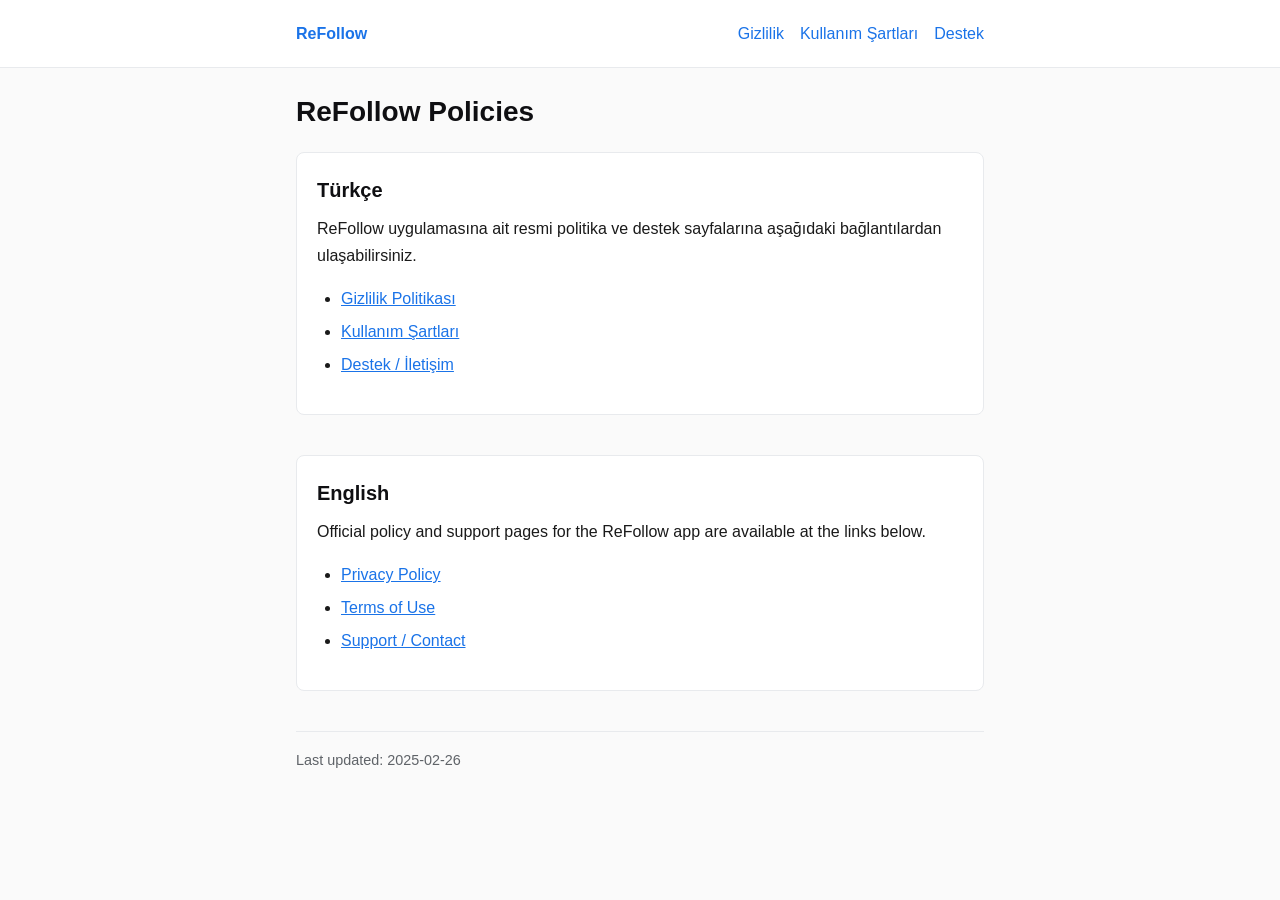
<file: index.html>
<!DOCTYPE html>
<html lang="tr">
<head>
  <meta charset="UTF-8">
  <meta name="viewport" content="width=device-width, initial-scale=1.0">
  <title>ReFollow — Policies</title>
  <link rel="stylesheet" href="assets/style.css">
</head>
<body>
  <nav>
    <div class="container">
      <a href="index.html" class="brand">ReFollow</a>
      <a href="privacy.html">Gizlilik</a>
      <a href="terms.html">Kullanım Şartları</a>
      <a href="support.html">Destek</a>
    </div>
  </nav>
  <main class="container">
    <h1>ReFollow Policies</h1>

    <div class="lang-block">
      <h2>Türkçe</h2>
      <p>ReFollow uygulamasına ait resmi politika ve destek sayfalarına aşağıdaki bağlantılardan ulaşabilirsiniz.</p>
      <ul>
        <li><a href="privacy.html">Gizlilik Politikası</a></li>
        <li><a href="terms.html">Kullanım Şartları</a></li>
        <li><a href="support.html">Destek / İletişim</a></li>
      </ul>
    </div>

    <div class="lang-block">
      <h2>English</h2>
      <p>Official policy and support pages for the ReFollow app are available at the links below.</p>
      <ul>
        <li><a href="privacy.html">Privacy Policy</a></li>
        <li><a href="terms.html">Terms of Use</a></li>
        <li><a href="support.html">Support / Contact</a></li>
      </ul>
    </div>

    <footer>Last updated: 2025-02-26</footer>
  </main>
</body>
</html>
</file>
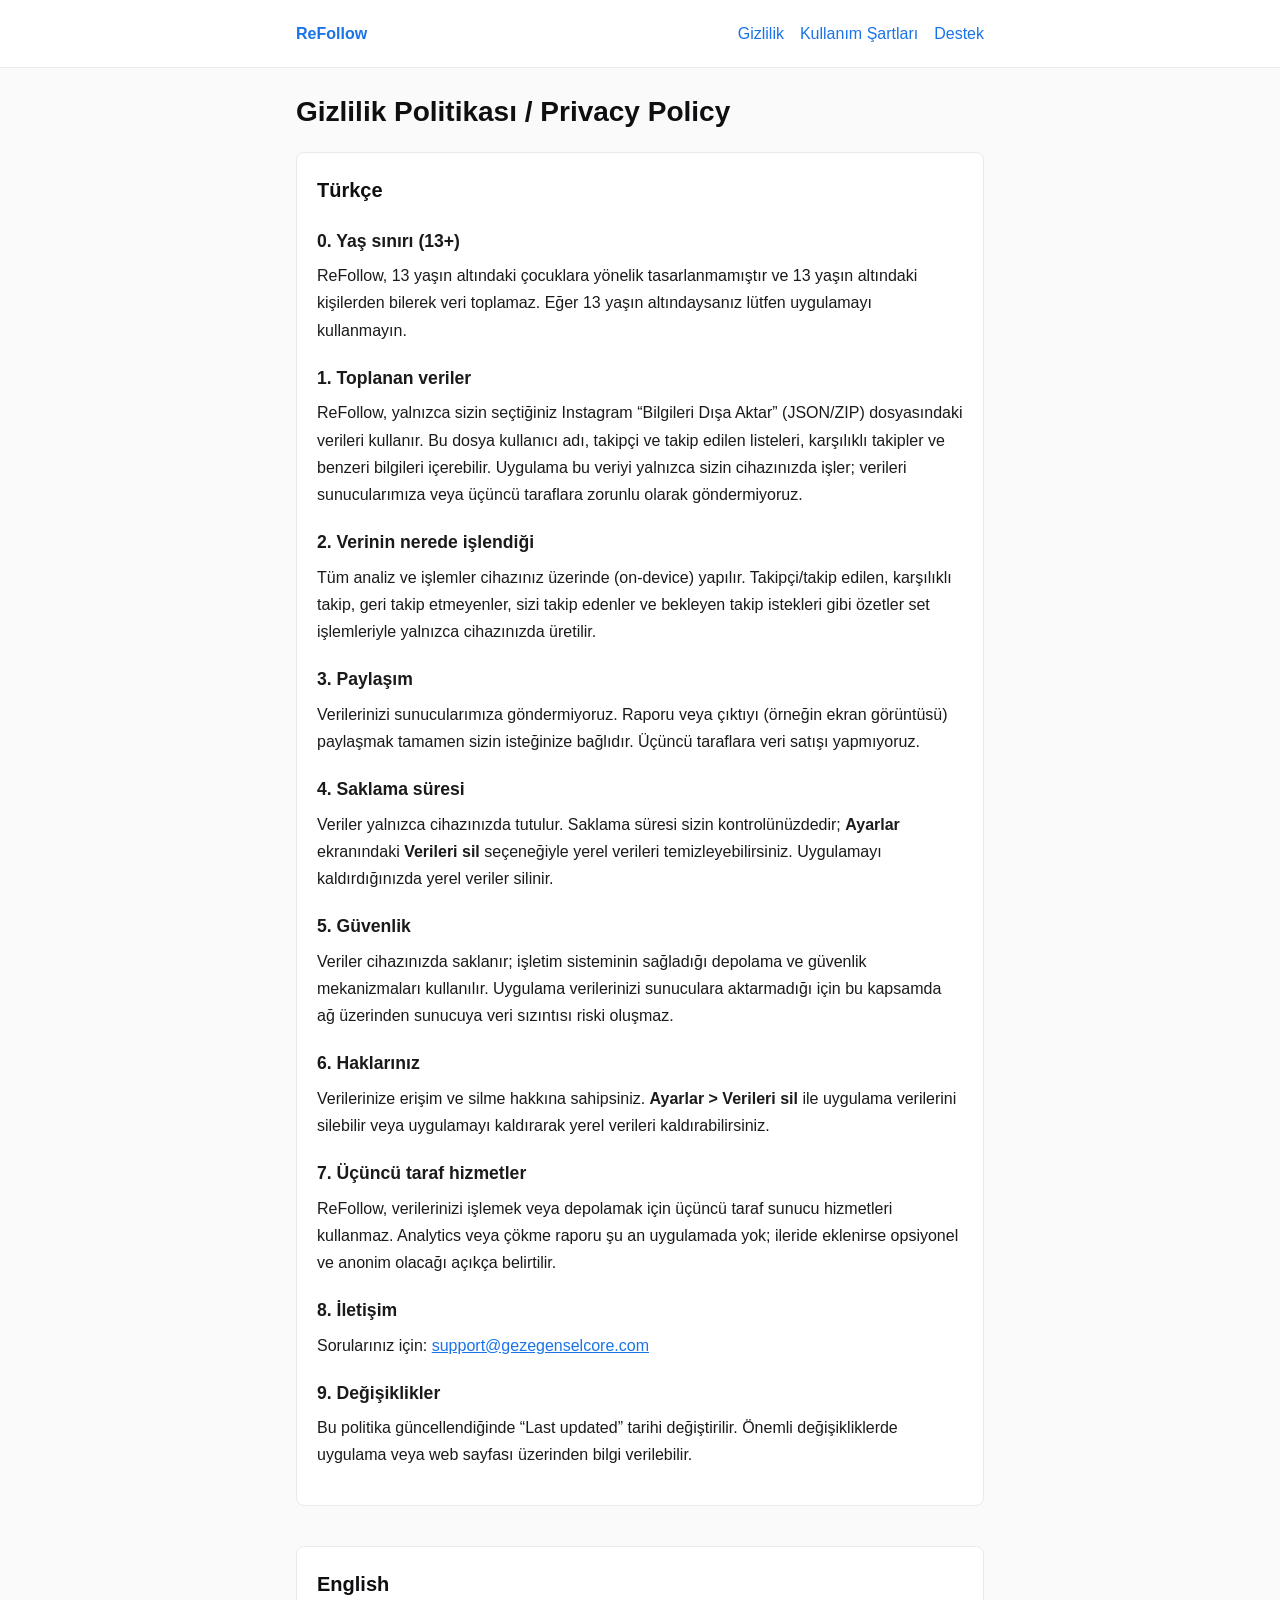
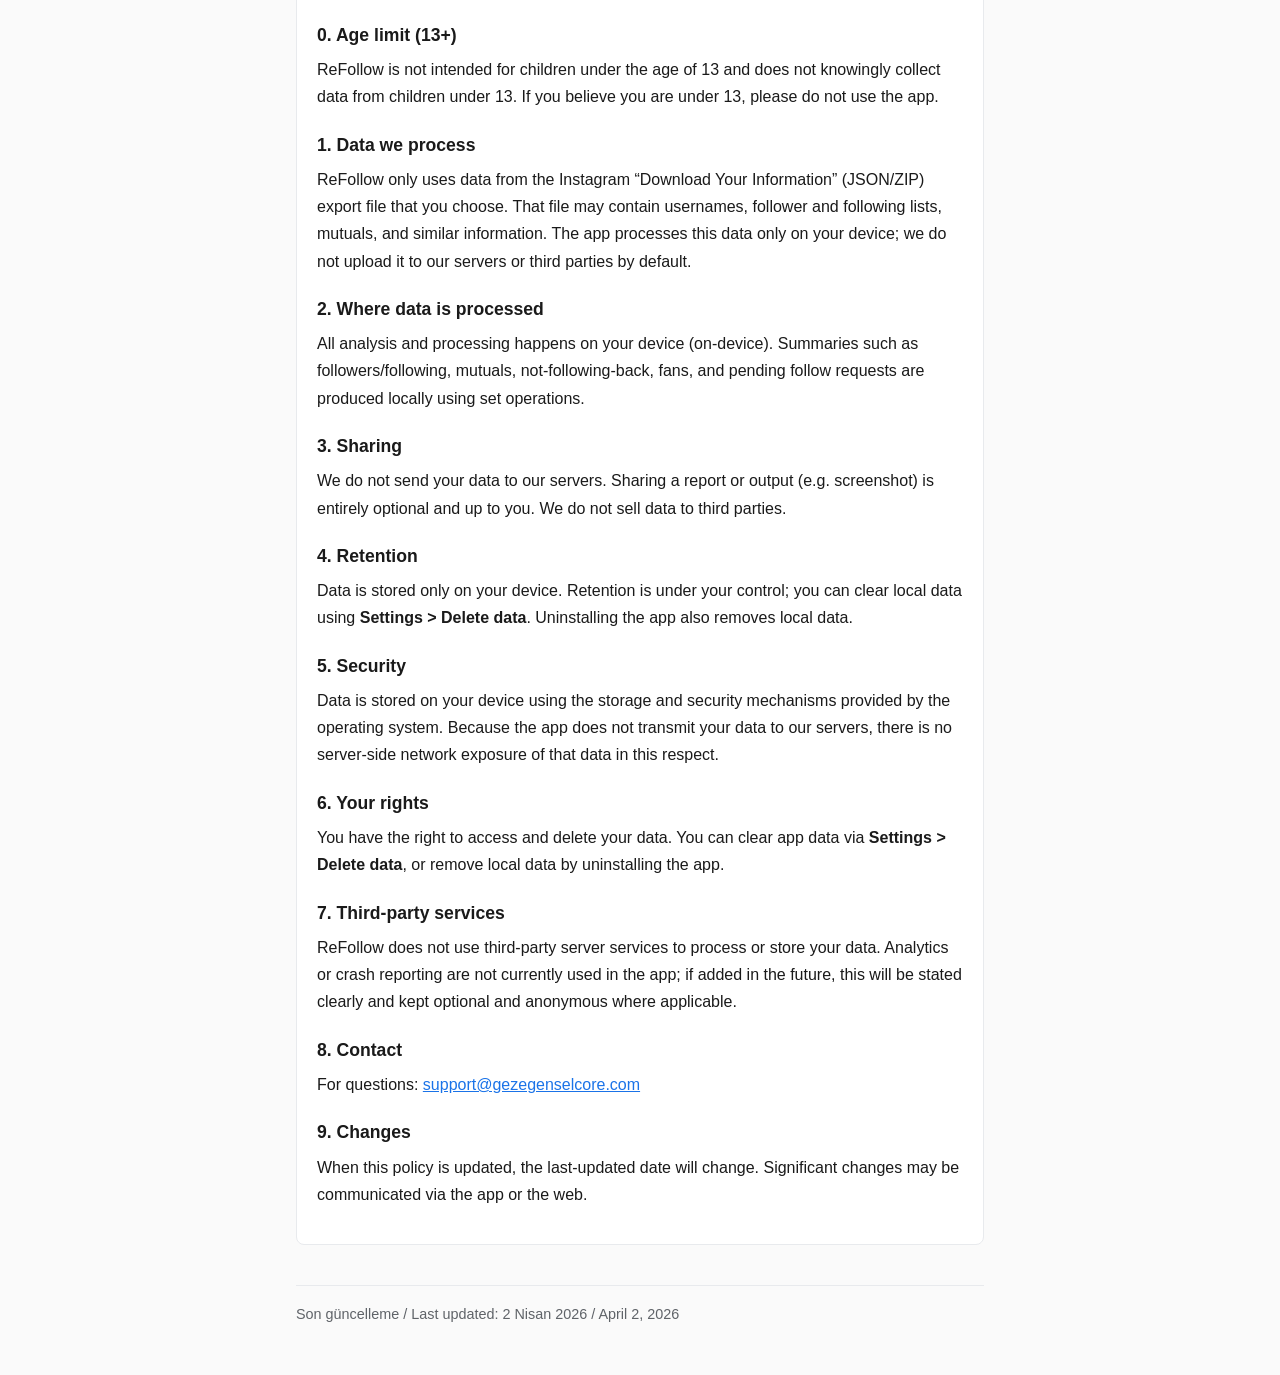
<file: privacy.html>
<!DOCTYPE html>
<html lang="tr">
<head>
  <meta charset="UTF-8">
  <meta name="viewport" content="width=device-width, initial-scale=1.0">
  <title>Gizlilik Politikası — ReFollow</title>
  <link rel="stylesheet" href="assets/style.css">
</head>
<body>
  <nav>
    <div class="container">
      <a href="index.html" class="brand">ReFollow</a>
      <a href="privacy.html">Gizlilik</a>
      <a href="terms.html">Kullanım Şartları</a>
      <a href="support.html">Destek</a>
    </div>
  </nav>
  <main class="container">
    <h1>Gizlilik Politikası / Privacy Policy</h1>

    <div class="lang-block">
      <h2>Türkçe</h2>

      <h3>0. Yaş sınırı (13+)</h3>
      <p>ReFollow, 13 yaşın altındaki çocuklara yönelik tasarlanmamıştır ve 13 yaşın altındaki kişilerden bilerek veri toplamaz. Eğer 13 yaşın altındaysanız lütfen uygulamayı kullanmayın.</p>

      <h3>1. Toplanan veriler</h3>
      <p>ReFollow, yalnızca sizin seçtiğiniz Instagram “Bilgileri Dışa Aktar” (JSON/ZIP) dosyasındaki verileri kullanır. Bu dosya kullanıcı adı, takipçi ve takip edilen listeleri, karşılıklı takipler ve benzeri bilgileri içerebilir. Uygulama bu veriyi yalnızca sizin cihazınızda işler; verileri sunucularımıza veya üçüncü taraflara zorunlu olarak göndermiyoruz.</p>

      <h3>2. Verinin nerede işlendiği</h3>
      <p>Tüm analiz ve işlemler cihazınız üzerinde (on-device) yapılır. Takipçi/takip edilen, karşılıklı takip, geri takip etmeyenler, sizi takip edenler ve bekleyen takip istekleri gibi özetler set işlemleriyle yalnızca cihazınızda üretilir.</p>

      <h3>3. Paylaşım</h3>
      <p>Verilerinizi sunucularımıza göndermiyoruz. Raporu veya çıktıyı (örneğin ekran görüntüsü) paylaşmak tamamen sizin isteğinize bağlıdır. Üçüncü taraflara veri satışı yapmıyoruz.</p>

      <h3>4. Saklama süresi</h3>
      <p>Veriler yalnızca cihazınızda tutulur. Saklama süresi sizin kontrolünüzdedir; <strong>Ayarlar</strong> ekranındaki <strong>Verileri sil</strong> seçeneğiyle yerel verileri temizleyebilirsiniz. Uygulamayı kaldırdığınızda yerel veriler silinir.</p>

      <h3>5. Güvenlik</h3>
      <p>Veriler cihazınızda saklanır; işletim sisteminin sağladığı depolama ve güvenlik mekanizmaları kullanılır. Uygulama verilerinizi sunuculara aktarmadığı için bu kapsamda ağ üzerinden sunucuya veri sızıntısı riski oluşmaz.</p>

      <h3>6. Haklarınız</h3>
      <p>Verilerinize erişim ve silme hakkına sahipsiniz. <strong>Ayarlar &gt; Verileri sil</strong> ile uygulama verilerini silebilir veya uygulamayı kaldırarak yerel verileri kaldırabilirsiniz.</p>

      <h3>7. Üçüncü taraf hizmetler</h3>
      <p>ReFollow, verilerinizi işlemek veya depolamak için üçüncü taraf sunucu hizmetleri kullanmaz. Analytics veya çökme raporu şu an uygulamada yok; ileride eklenirse opsiyonel ve anonim olacağı açıkça belirtilir.</p>

      <h3>8. İletişim</h3>
      <p>Sorularınız için: <a href="mailto:support@gezegenselcore.com">support@gezegenselcore.com</a></p>

      <h3>9. Değişiklikler</h3>
      <p>Bu politika güncellendiğinde “Last updated” tarihi değiştirilir. Önemli değişikliklerde uygulama veya web sayfası üzerinden bilgi verilebilir.</p>
    </div>

    <div class="lang-block">
      <h2>English</h2>

      <h3>0. Age limit (13+)</h3>
      <p>ReFollow is not intended for children under the age of 13 and does not knowingly collect data from children under 13. If you believe you are under 13, please do not use the app.</p>

      <h3>1. Data we process</h3>
      <p>ReFollow only uses data from the Instagram “Download Your Information” (JSON/ZIP) export file that you choose. That file may contain usernames, follower and following lists, mutuals, and similar information. The app processes this data only on your device; we do not upload it to our servers or third parties by default.</p>

      <h3>2. Where data is processed</h3>
      <p>All analysis and processing happens on your device (on-device). Summaries such as followers/following, mutuals, not-following-back, fans, and pending follow requests are produced locally using set operations.</p>

      <h3>3. Sharing</h3>
      <p>We do not send your data to our servers. Sharing a report or output (e.g. screenshot) is entirely optional and up to you. We do not sell data to third parties.</p>

      <h3>4. Retention</h3>
      <p>Data is stored only on your device. Retention is under your control; you can clear local data using <strong>Settings &gt; Delete data</strong>. Uninstalling the app also removes local data.</p>

      <h3>5. Security</h3>
      <p>Data is stored on your device using the storage and security mechanisms provided by the operating system. Because the app does not transmit your data to our servers, there is no server-side network exposure of that data in this respect.</p>

      <h3>6. Your rights</h3>
      <p>You have the right to access and delete your data. You can clear app data via <strong>Settings &gt; Delete data</strong>, or remove local data by uninstalling the app.</p>

      <h3>7. Third-party services</h3>
      <p>ReFollow does not use third-party server services to process or store your data. Analytics or crash reporting are not currently used in the app; if added in the future, this will be stated clearly and kept optional and anonymous where applicable.</p>

      <h3>8. Contact</h3>
      <p>For questions: <a href="mailto:support@gezegenselcore.com">support@gezegenselcore.com</a></p>

      <h3>9. Changes</h3>
      <p>When this policy is updated, the last-updated date will change. Significant changes may be communicated via the app or the web.</p>
    </div>

    <footer>Son güncelleme / Last updated: 2 Nisan 2026 / April 2, 2026</footer>
  </main>
</body>
</html>
</file>
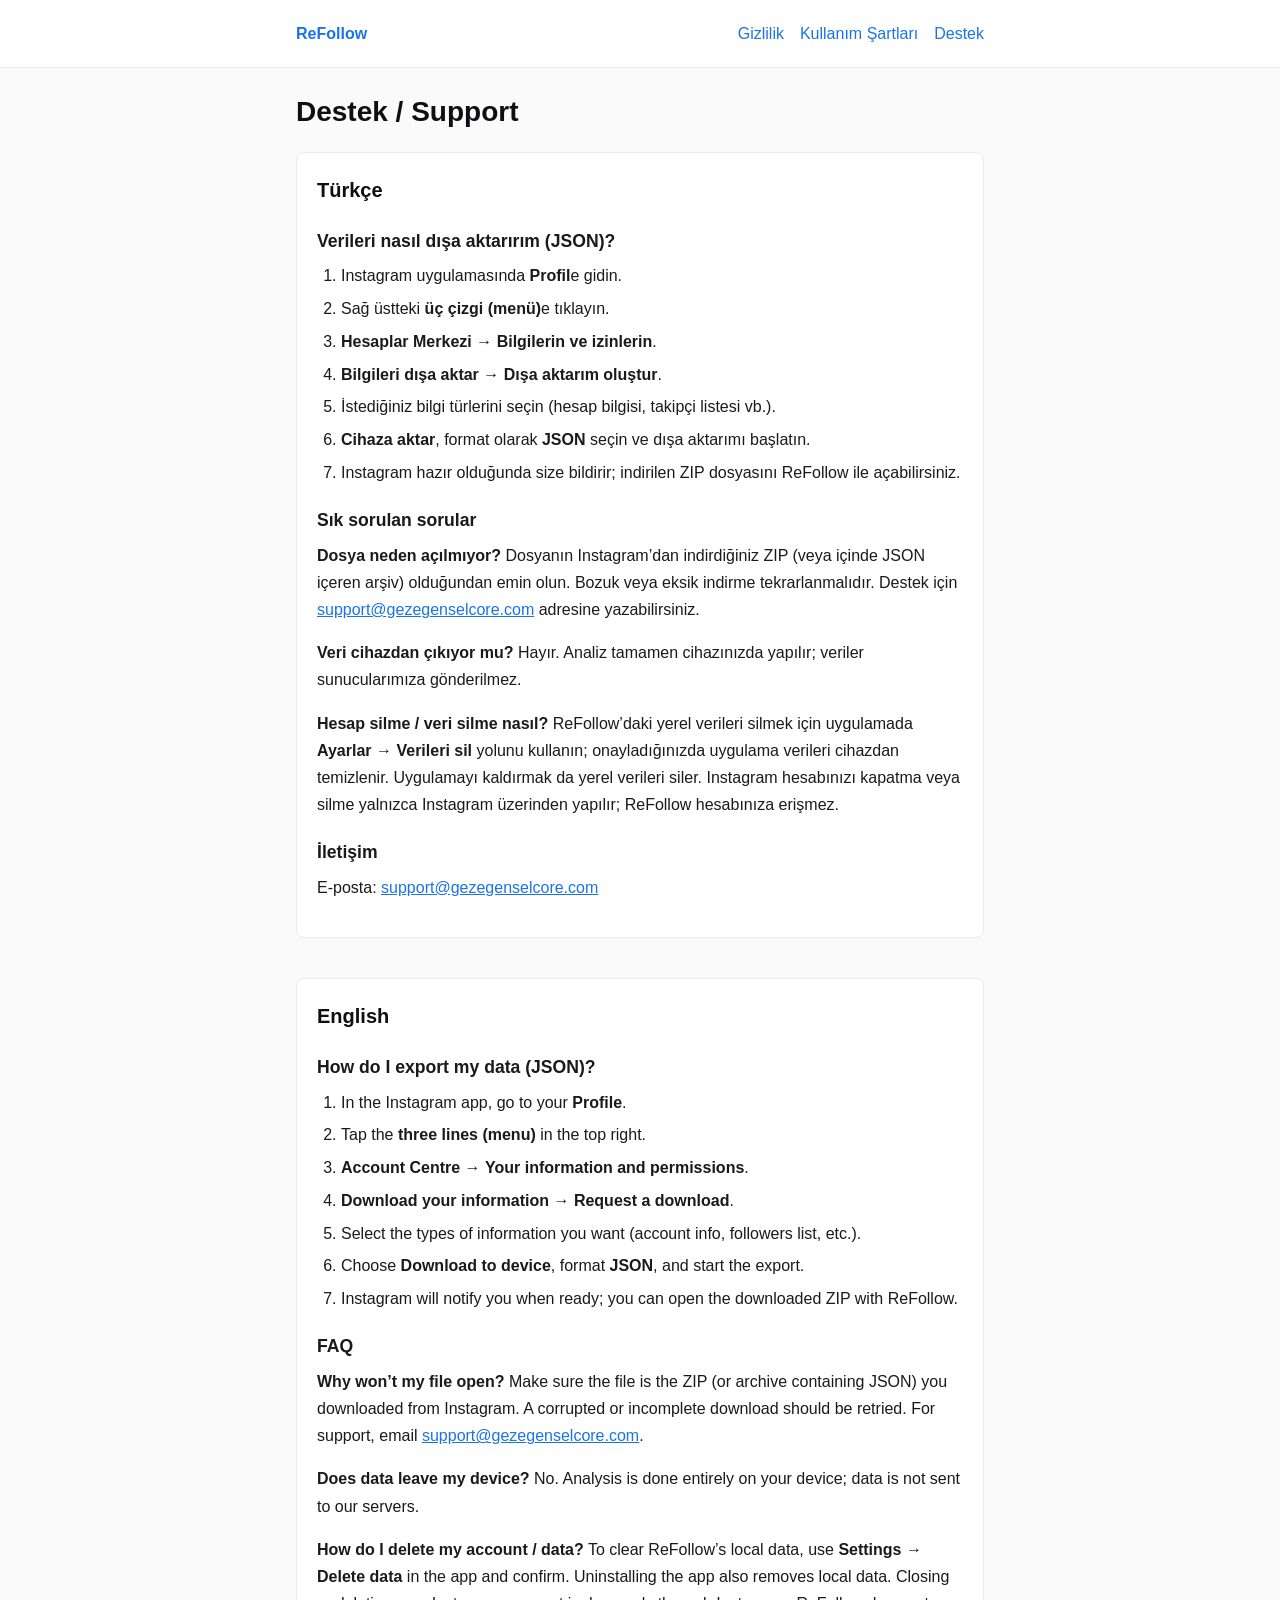
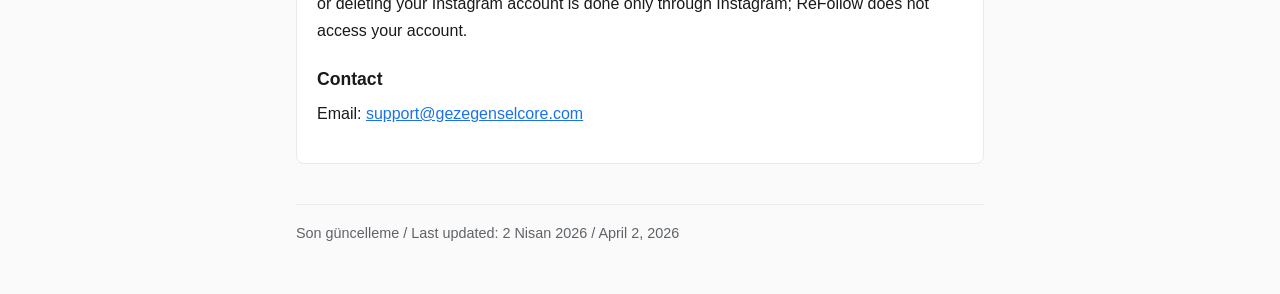
<file: support.html>
<!DOCTYPE html>
<html lang="tr">
<head>
  <meta charset="UTF-8">
  <meta name="viewport" content="width=device-width, initial-scale=1.0">
  <title>Destek / Support — ReFollow</title>
  <link rel="stylesheet" href="assets/style.css">
</head>
<body>
  <nav>
    <div class="container">
      <a href="index.html" class="brand">ReFollow</a>
      <a href="privacy.html">Gizlilik</a>
      <a href="terms.html">Kullanım Şartları</a>
      <a href="support.html">Destek</a>
    </div>
  </nav>
  <main class="container">
    <h1>Destek / Support</h1>

    <div class="lang-block">
      <h2>Türkçe</h2>

      <h3>Verileri nasıl dışa aktarırım (JSON)?</h3>
      <ol>
        <li>Instagram uygulamasında <strong>Profil</strong>e gidin.</li>
        <li>Sağ üstteki <strong>üç çizgi (menü)</strong>e tıklayın.</li>
        <li><strong>Hesaplar Merkezi</strong> → <strong>Bilgilerin ve izinlerin</strong>.</li>
        <li><strong>Bilgileri dışa aktar</strong> → <strong>Dışa aktarım oluştur</strong>.</li>
        <li>İstediğiniz bilgi türlerini seçin (hesap bilgisi, takipçi listesi vb.).</li>
        <li><strong>Cihaza aktar</strong>, format olarak <strong>JSON</strong> seçin ve dışa aktarımı başlatın.</li>
        <li>Instagram hazır olduğunda size bildirir; indirilen ZIP dosyasını ReFollow ile açabilirsiniz.</li>
      </ol>

      <h3>Sık sorulan sorular</h3>
      <p><strong>Dosya neden açılmıyor?</strong> Dosyanın Instagram’dan indirdiğiniz ZIP (veya içinde JSON içeren arşiv) olduğundan emin olun. Bozuk veya eksik indirme tekrarlanmalıdır. Destek için <a href="mailto:support@gezegenselcore.com">support@gezegenselcore.com</a> adresine yazabilirsiniz.</p>
      <p><strong>Veri cihazdan çıkıyor mu?</strong> Hayır. Analiz tamamen cihazınızda yapılır; veriler sunucularımıza gönderilmez.</p>
      <p><strong>Hesap silme / veri silme nasıl?</strong> ReFollow’daki yerel verileri silmek için uygulamada <strong>Ayarlar → Verileri sil</strong> yolunu kullanın; onayladığınızda uygulama verileri cihazdan temizlenir. Uygulamayı kaldırmak da yerel verileri siler. Instagram hesabınızı kapatma veya silme yalnızca Instagram üzerinden yapılır; ReFollow hesabınıza erişmez.</p>

      <h3>İletişim</h3>
      <p>E-posta: <a href="mailto:support@gezegenselcore.com">support@gezegenselcore.com</a></p>
    </div>

    <div class="lang-block">
      <h2>English</h2>

      <h3>How do I export my data (JSON)?</h3>
      <ol>
        <li>In the Instagram app, go to your <strong>Profile</strong>.</li>
        <li>Tap the <strong>three lines (menu)</strong> in the top right.</li>
        <li><strong>Account Centre</strong> → <strong>Your information and permissions</strong>.</li>
        <li><strong>Download your information</strong> → <strong>Request a download</strong>.</li>
        <li>Select the types of information you want (account info, followers list, etc.).</li>
        <li>Choose <strong>Download to device</strong>, format <strong>JSON</strong>, and start the export.</li>
        <li>Instagram will notify you when ready; you can open the downloaded ZIP with ReFollow.</li>
      </ol>

      <h3>FAQ</h3>
      <p><strong>Why won’t my file open?</strong> Make sure the file is the ZIP (or archive containing JSON) you downloaded from Instagram. A corrupted or incomplete download should be retried. For support, email <a href="mailto:support@gezegenselcore.com">support@gezegenselcore.com</a>.</p>
      <p><strong>Does data leave my device?</strong> No. Analysis is done entirely on your device; data is not sent to our servers.</p>
      <p><strong>How do I delete my account / data?</strong> To clear ReFollow’s local data, use <strong>Settings → Delete data</strong> in the app and confirm. Uninstalling the app also removes local data. Closing or deleting your Instagram account is done only through Instagram; ReFollow does not access your account.</p>

      <h3>Contact</h3>
      <p>Email: <a href="mailto:support@gezegenselcore.com">support@gezegenselcore.com</a></p>
    </div>

    <footer>Son güncelleme / Last updated: 2 Nisan 2026 / April 2, 2026</footer>
  </main>
</body>
</html>
</file>
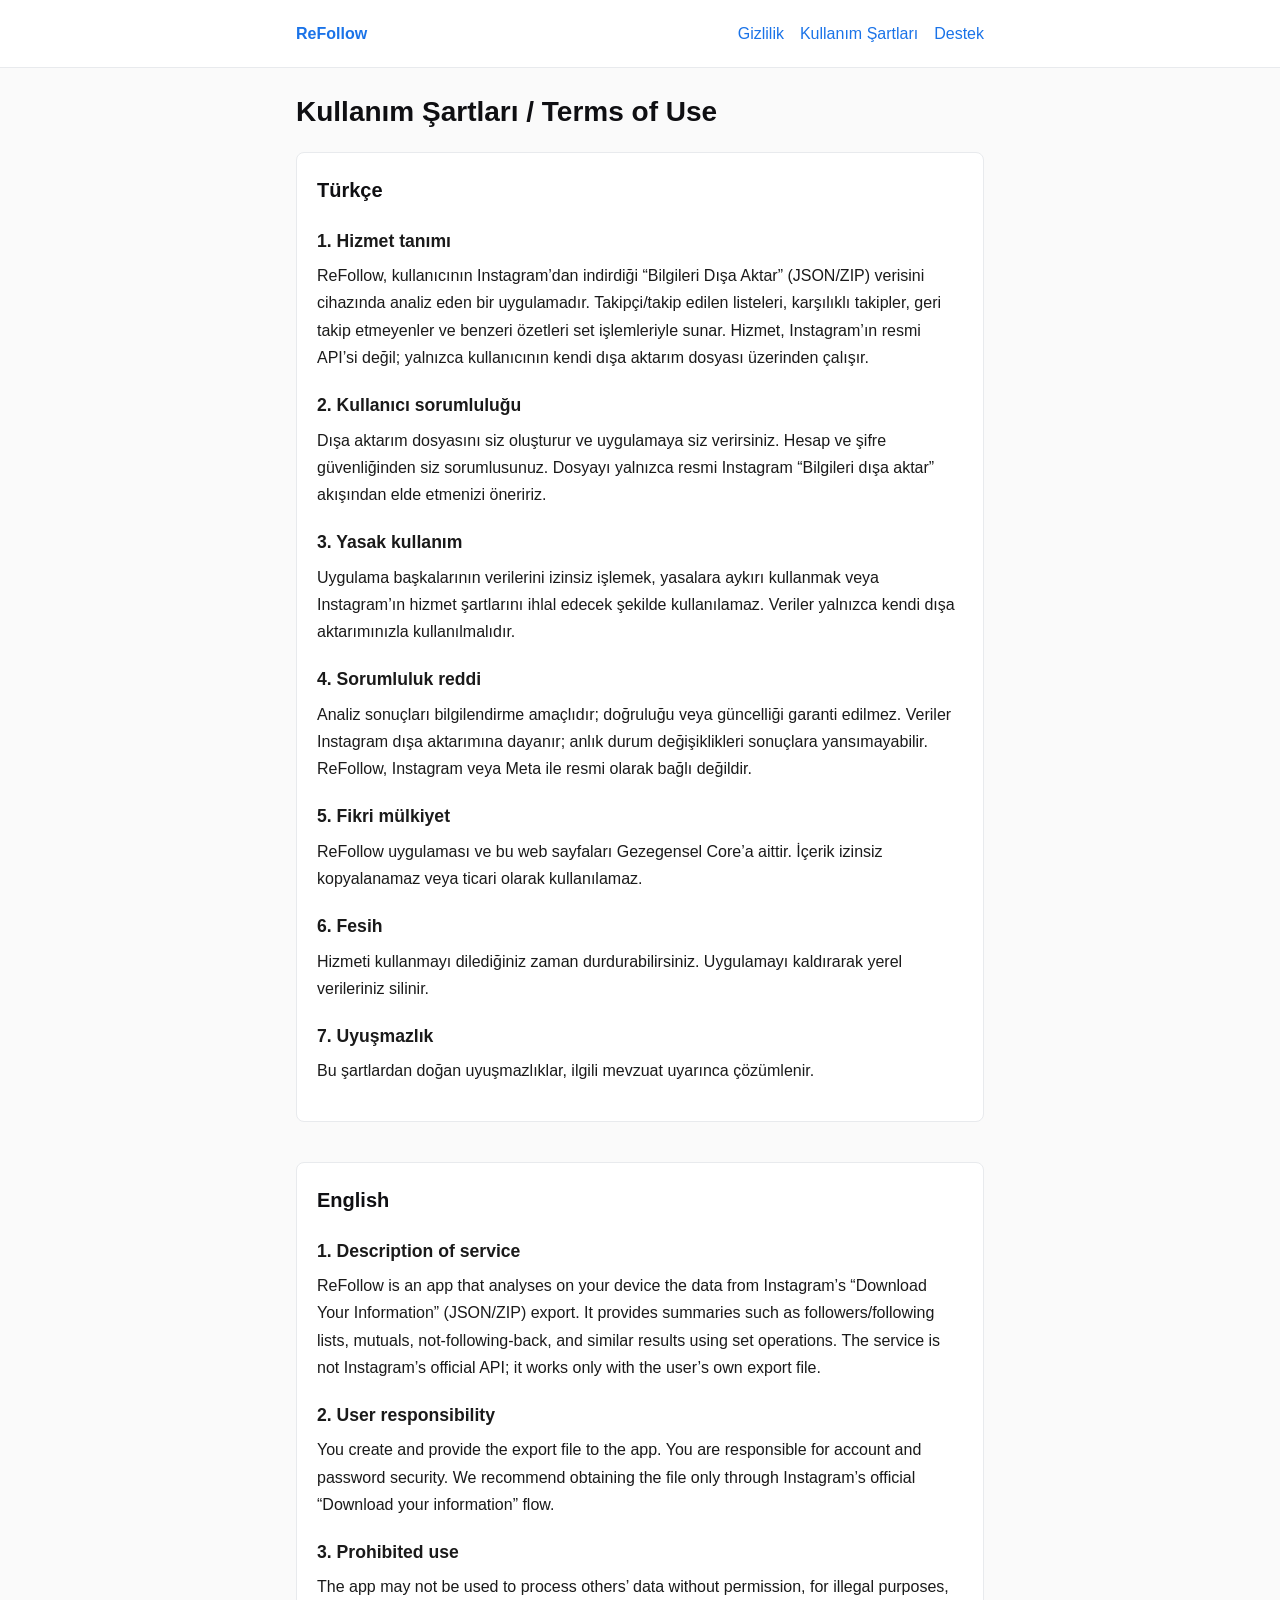
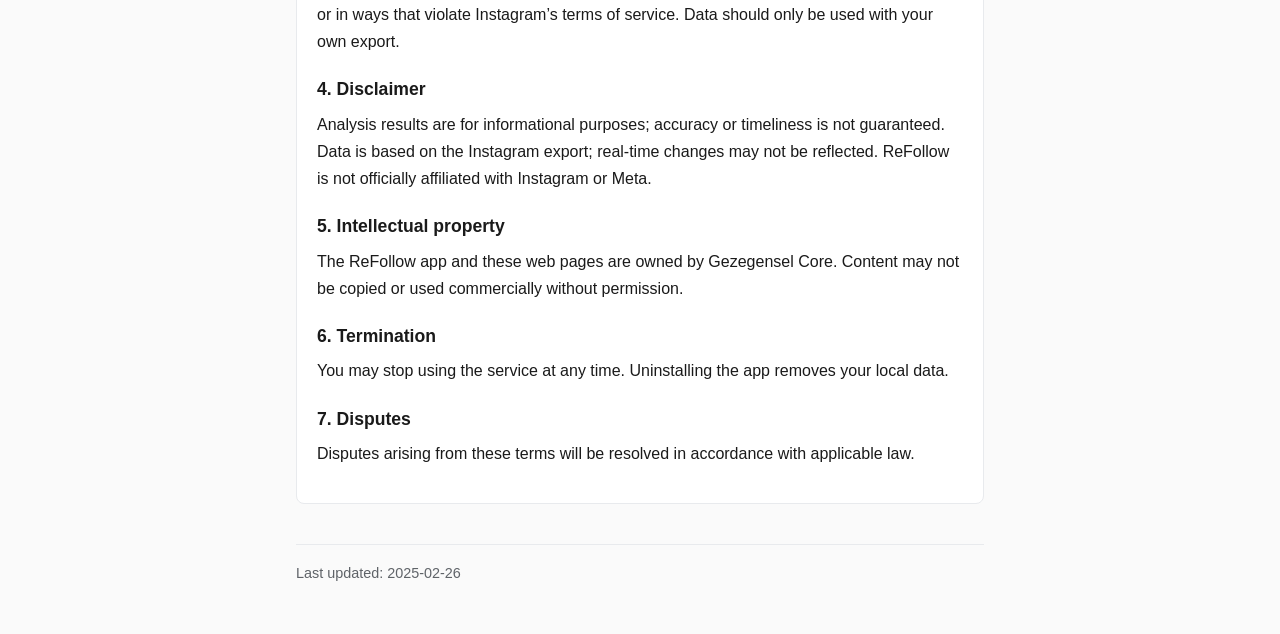
<file: terms.html>
<!DOCTYPE html>
<html lang="tr">
<head>
  <meta charset="UTF-8">
  <meta name="viewport" content="width=device-width, initial-scale=1.0">
  <title>Kullanım Şartları — ReFollow</title>
  <link rel="stylesheet" href="assets/style.css">
</head>
<body>
  <nav>
    <div class="container">
      <a href="index.html" class="brand">ReFollow</a>
      <a href="privacy.html">Gizlilik</a>
      <a href="terms.html">Kullanım Şartları</a>
      <a href="support.html">Destek</a>
    </div>
  </nav>
  <main class="container">
    <h1>Kullanım Şartları / Terms of Use</h1>

    <div class="lang-block">
      <h2>Türkçe</h2>

      <h3>1. Hizmet tanımı</h3>
      <p>ReFollow, kullanıcının Instagram’dan indirdiği “Bilgileri Dışa Aktar” (JSON/ZIP) verisini cihazında analiz eden bir uygulamadır. Takipçi/takip edilen listeleri, karşılıklı takipler, geri takip etmeyenler ve benzeri özetleri set işlemleriyle sunar. Hizmet, Instagram’ın resmi API’si değil; yalnızca kullanıcının kendi dışa aktarım dosyası üzerinden çalışır.</p>

      <h3>2. Kullanıcı sorumluluğu</h3>
      <p>Dışa aktarım dosyasını siz oluşturur ve uygulamaya siz verirsiniz. Hesap ve şifre güvenliğinden siz sorumlusunuz. Dosyayı yalnızca resmi Instagram “Bilgileri dışa aktar” akışından elde etmenizi öneririz.</p>

      <h3>3. Yasak kullanım</h3>
      <p>Uygulama başkalarının verilerini izinsiz işlemek, yasalara aykırı kullanmak veya Instagram’ın hizmet şartlarını ihlal edecek şekilde kullanılamaz. Veriler yalnızca kendi dışa aktarımınızla kullanılmalıdır.</p>

      <h3>4. Sorumluluk reddi</h3>
      <p>Analiz sonuçları bilgilendirme amaçlıdır; doğruluğu veya güncelliği garanti edilmez. Veriler Instagram dışa aktarımına dayanır; anlık durum değişiklikleri sonuçlara yansımayabilir. ReFollow, Instagram veya Meta ile resmi olarak bağlı değildir.</p>

      <h3>5. Fikri mülkiyet</h3>
      <p>ReFollow uygulaması ve bu web sayfaları Gezegensel Core’a aittir. İçerik izinsiz kopyalanamaz veya ticari olarak kullanılamaz.</p>

      <h3>6. Fesih</h3>
      <p>Hizmeti kullanmayı dilediğiniz zaman durdurabilirsiniz. Uygulamayı kaldırarak yerel verileriniz silinir.</p>

      <h3>7. Uyuşmazlık</h3>
      <p>Bu şartlardan doğan uyuşmazlıklar, ilgili mevzuat uyarınca çözümlenir.</p>
    </div>

    <div class="lang-block">
      <h2>English</h2>

      <h3>1. Description of service</h3>
      <p>ReFollow is an app that analyses on your device the data from Instagram’s “Download Your Information” (JSON/ZIP) export. It provides summaries such as followers/following lists, mutuals, not-following-back, and similar results using set operations. The service is not Instagram’s official API; it works only with the user’s own export file.</p>

      <h3>2. User responsibility</h3>
      <p>You create and provide the export file to the app. You are responsible for account and password security. We recommend obtaining the file only through Instagram’s official “Download your information” flow.</p>

      <h3>3. Prohibited use</h3>
      <p>The app may not be used to process others’ data without permission, for illegal purposes, or in ways that violate Instagram’s terms of service. Data should only be used with your own export.</p>

      <h3>4. Disclaimer</h3>
      <p>Analysis results are for informational purposes; accuracy or timeliness is not guaranteed. Data is based on the Instagram export; real-time changes may not be reflected. ReFollow is not officially affiliated with Instagram or Meta.</p>

      <h3>5. Intellectual property</h3>
      <p>The ReFollow app and these web pages are owned by Gezegensel Core. Content may not be copied or used commercially without permission.</p>

      <h3>6. Termination</h3>
      <p>You may stop using the service at any time. Uninstalling the app removes your local data.</p>

      <h3>7. Disputes</h3>
      <p>Disputes arising from these terms will be resolved in accordance with applicable law.</p>
    </div>

    <footer>Last updated: 2025-02-26</footer>
  </main>
</body>
</html>
</file>
<file: assets/style.css>
/* ReFollow Policies — minimal, trustworthy, mobile-friendly */
:root {
  --bg: #fafafa;
  --card: #ffffff;
  --text: #1a1a1a;
  --muted: #5f6368;
  --accent: #0F0F12;
  --border: #e8eaed;
  --max-w: 720px;
  --line-height: 1.7;
  --space: 1.25rem;
}

* { box-sizing: border-box; }

body {
  margin: 0;
  font-family: -apple-system, BlinkMacSystemFont, "Segoe UI", Roboto, "Helvetica Neue", Arial, sans-serif;
  font-size: 16px;
  line-height: var(--line-height);
  color: var(--text);
  background: var(--bg);
  -webkit-font-smoothing: antialiased;
}

.container {
  max-width: var(--max-w);
  margin: 0 auto;
  padding: var(--space) 1rem 3rem;
}

/* Nav */
nav {
  background: var(--card);
  border-bottom: 1px solid var(--border);
  padding: 0.75rem 1rem;
  position: sticky;
  top: 0;
  z-index: 10;
}
nav .container {
  padding-top: 0.5rem;
  padding-bottom: 0.5rem;
  display: flex;
  flex-wrap: wrap;
  gap: 0.5rem 1rem;
  align-items: center;
}
nav a {
  color: var(--accent);
  text-decoration: none;
  font-weight: 500;
}
nav a:hover { text-decoration: underline; }
nav .brand {
  margin-right: auto;
  font-weight: 700;
  color: var(--accent);
}

/* Content */
main { padding-top: 1.5rem; }
h1 { font-size: 1.75rem; margin-top: 0; margin-bottom: 1rem; color: var(--accent); }
h2 { font-size: 1.25rem; margin-top: 2rem; margin-bottom: 0.5rem; color: var(--accent); }
h3 { font-size: 1.1rem; margin-top: 1.25rem; margin-bottom: 0.35rem; }

p { margin: 0 0 1em; }
ul, ol { margin: 0 0 1em; padding-left: 1.5rem; }
li { margin-bottom: 0.35em; }

.lang-block {
  margin-bottom: 2.5rem;
  padding: 1.25rem;
  background: var(--card);
  border-radius: 8px;
  border: 1px solid var(--border);
}
.lang-block h2 { margin-top: 0; }

footer {
  margin-top: 2.5rem;
  padding-top: 1rem;
  border-top: 1px solid var(--border);
  font-size: 0.9rem;
  color: var(--muted);
}

a[href] { color: #1a73e8; }
a[href]:hover { text-decoration: underline; }

@media (max-width: 640px) {
  body { font-size: 15px; }
  .container { padding-left: 1rem; padding-right: 1rem; }
}
</file>
